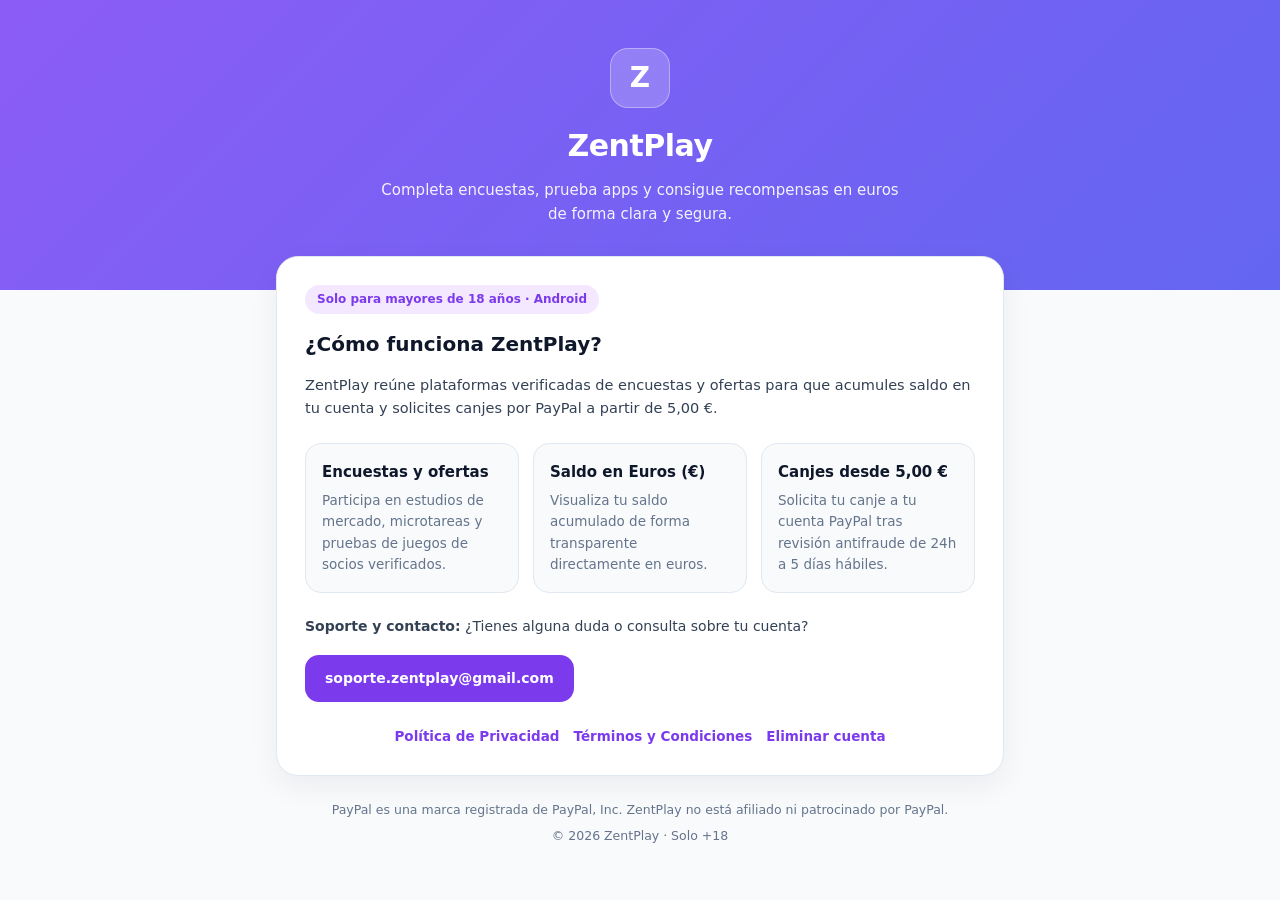
<file: index.html>
<!doctype html>
<html lang="es">
<head>
  <meta charset="UTF-8" />
  <meta name="viewport" content="width=device-width, initial-scale=1.0" />
  <title>ZentPlay — Encuestas, juegos y recompensas</title>
  <link rel="stylesheet" href="style.css" />
</head>
<body>
  <header class="hero">
    <div class="logo">Z</div>
    <h1>ZentPlay</h1>
    <p>Completa encuestas, prueba apps y consigue recompensas en euros de forma clara y segura.</p>
  </header>

  <main class="container">
    <section class="card">
      <span class="badge">Solo para mayores de 18 años · Android</span>
      <h2>¿Cómo funciona ZentPlay?</h2>
      <p style="font-size: 14.5px; color: #334155;">
        ZentPlay reúne plataformas verificadas de encuestas y ofertas para que acumules saldo en tu cuenta
        y solicites canjes por PayPal a partir de 5,00 €.
      </p>

      <div class="grid">
        <div class="box">
          <h3>Encuestas y ofertas</h3>
          <p>Participa en estudios de mercado, microtareas y pruebas de juegos de socios verificados.</p>
        </div>
        <div class="box">
          <h3>Saldo en Euros (€)</h3>
          <p>Visualiza tu saldo acumulado de forma transparente directamente en euros.</p>
        </div>
        <div class="box">
          <h3>Canjes desde 5,00 €</h3>
          <p>Solicita tu canje a tu cuenta PayPal tras revisión antifraude de 24h a 5 días hábiles.</p>
        </div>
      </div>

      <p style="font-size: 14px; color: #334155; margin-bottom: 10px;">
        <strong>Soporte y contacto:</strong> ¿Tienes alguna duda o consulta sobre tu cuenta?
      </p>
      <a class="btn" href="mailto:soporte.zentplay@gmail.com">soporte.zentplay@gmail.com</a>

      <div class="nav-links">
        <a href="privacy.html">Política de Privacidad</a>
        <a href="terms.html">Términos y Condiciones</a>
        <a href="delete-account.html">Eliminar cuenta</a>
      </div>
    </section>

    <footer>
      <p>PayPal es una marca registrada de PayPal, Inc. ZentPlay no está afiliado ni patrocinado por PayPal.</p>
      <p style="margin-top: 6px;">© 2026 ZentPlay · Solo +18</p>
    </footer>
  </main>
</body>
</html>
</file>
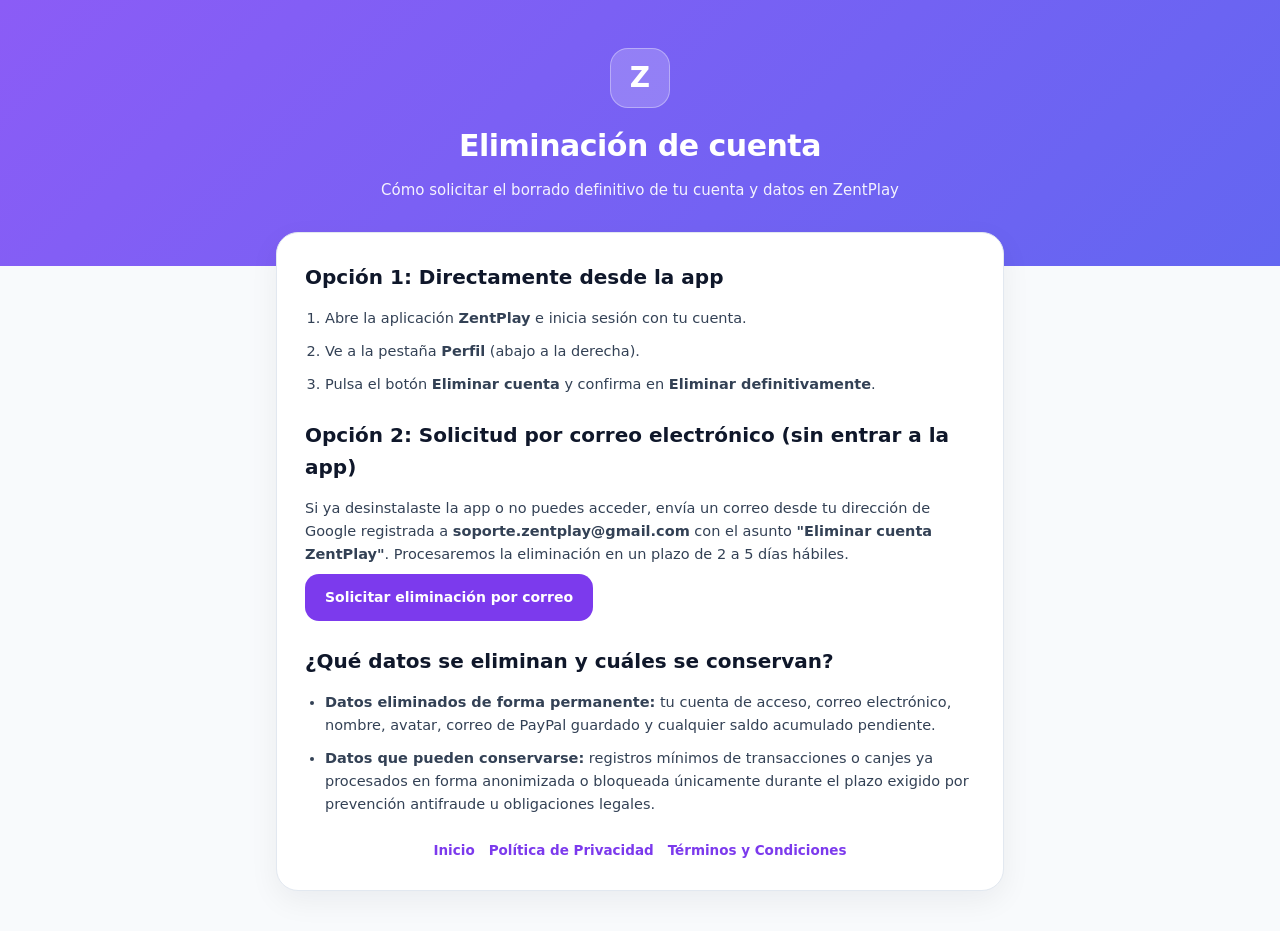
<file: delete-account.html>
<!doctype html>
<html lang="es">
<head>
  <meta charset="UTF-8" />
  <meta name="viewport" content="width=device-width, initial-scale=1.0" />
  <title>Eliminar cuenta — ZentPlay</title>
  <link rel="stylesheet" href="style.css" />
</head>
<body>
  <header class="hero">
    <div class="logo">Z</div>
    <h1>Eliminación de cuenta</h1>
    <p>Cómo solicitar el borrado definitivo de tu cuenta y datos en ZentPlay</p>
  </header>

  <main class="container">
    <section class="card">
      <h2>Opción 1: Directamente desde la app</h2>
      <ol>
        <li>Abre la aplicación <strong>ZentPlay</strong> e inicia sesión con tu cuenta.</li>
        <li>Ve a la pestaña <strong>Perfil</strong> (abajo a la derecha).</li>
        <li>Pulsa el botón <strong>Eliminar cuenta</strong> y confirma en <strong>Eliminar definitivamente</strong>.</li>
      </ol>

      <h2 style="margin-top: 22px;">Opción 2: Solicitud por correo electrónico (sin entrar a la app)</h2>
      <p style="font-size: 14.5px; color: #334155;">
        Si ya desinstalaste la app o no puedes acceder, envía un correo desde tu dirección de Google registrada a
        <strong>soporte.zentplay@gmail.com</strong> con el asunto <strong>"Eliminar cuenta ZentPlay"</strong>.
        Procesaremos la eliminación en un plazo de 2 a 5 días hábiles.
      </p>
      <a class="btn" href="mailto:soporte.zentplay@gmail.com?subject=Eliminar%20cuenta%20ZentPlay">
        Solicitar eliminación por correo
      </a>

      <h2 style="margin-top: 24px;">¿Qué datos se eliminan y cuáles se conservan?</h2>
      <ul>
        <li><strong>Datos eliminados de forma permanente:</strong> tu cuenta de acceso, correo electrónico, nombre, avatar, correo de PayPal guardado y cualquier saldo acumulado pendiente.</li>
        <li><strong>Datos que pueden conservarse:</strong> registros mínimos de transacciones o canjes ya procesados en forma anonimizada o bloqueada únicamente durante el plazo exigido por prevención antifraude u obligaciones legales.</li>
      </ul>

      <div class="nav-links">
        <a href="index.html">Inicio</a>
        <a href="privacy.html">Política de Privacidad</a>
        <a href="terms.html">Términos y Condiciones</a>
      </div>
    </section>
  </main>
</body>
</html>
</file>
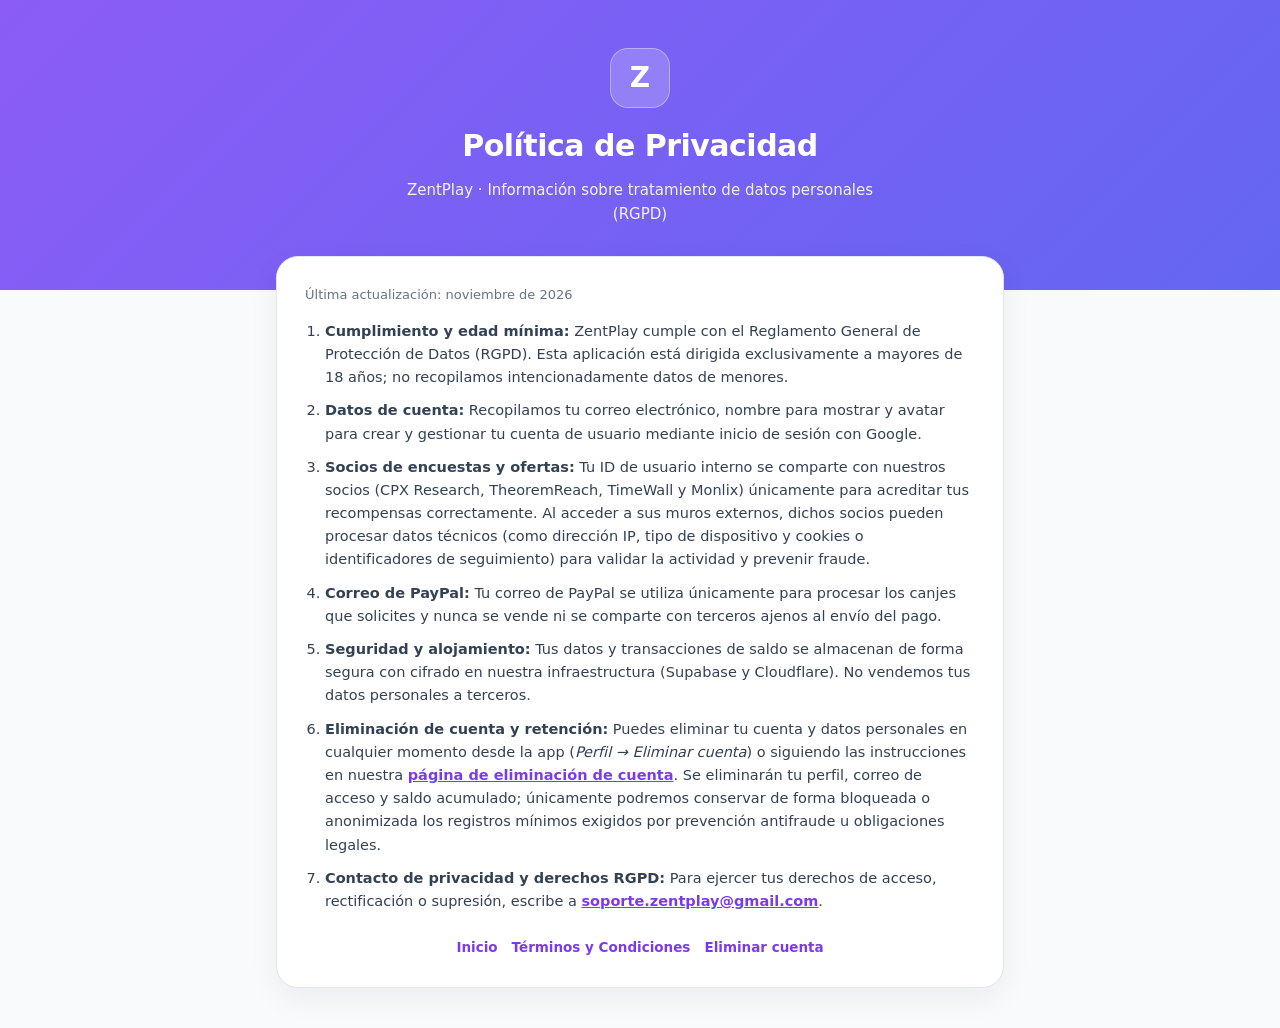
<file: privacy.html>
<!doctype html>
<html lang="es">
<head>
  <meta charset="UTF-8" />
  <meta name="viewport" content="width=device-width, initial-scale=1.0" />
  <title>Política de Privacidad — ZentPlay</title>
  <link rel="stylesheet" href="style.css" />
</head>
<body>
  <header class="hero">
    <div class="logo">Z</div>
    <h1>Política de Privacidad</h1>
    <p>ZentPlay · Información sobre tratamiento de datos personales (RGPD)</p>
  </header>

  <main class="container">
    <section class="card">
      <p class="note" style="margin-top: 0; margin-bottom: 14px;">Última actualización: noviembre de 2026</p>
      <ol>
        <li><strong>Cumplimiento y edad mínima:</strong> ZentPlay cumple con el Reglamento General de Protección de Datos (RGPD). Esta aplicación está dirigida exclusivamente a mayores de 18 años; no recopilamos intencionadamente datos de menores.</li>
        <li><strong>Datos de cuenta:</strong> Recopilamos tu correo electrónico, nombre para mostrar y avatar para crear y gestionar tu cuenta de usuario mediante inicio de sesión con Google.</li>
        <li><strong>Socios de encuestas y ofertas:</strong> Tu ID de usuario interno se comparte con nuestros socios (CPX Research, TheoremReach, TimeWall y Monlix) únicamente para acreditar tus recompensas correctamente. Al acceder a sus muros externos, dichos socios pueden procesar datos técnicos (como dirección IP, tipo de dispositivo y cookies o identificadores de seguimiento) para validar la actividad y prevenir fraude.</li>
        <li><strong>Correo de PayPal:</strong> Tu correo de PayPal se utiliza únicamente para procesar los canjes que solicites y nunca se vende ni se comparte con terceros ajenos al envío del pago.</li>
        <li><strong>Seguridad y alojamiento:</strong> Tus datos y transacciones de saldo se almacenan de forma segura con cifrado en nuestra infraestructura (Supabase y Cloudflare). No vendemos tus datos personales a terceros.</li>
        <li><strong>Eliminación de cuenta y retención:</strong> Puedes eliminar tu cuenta y datos personales en cualquier momento desde la app (<em>Perfil → Eliminar cuenta</em>) o siguiendo las instrucciones en nuestra <a href="delete-account.html" style="color: #7c3aed; font-weight: 600;">página de eliminación de cuenta</a>. Se eliminarán tu perfil, correo de acceso y saldo acumulado; únicamente podremos conservar de forma bloqueada o anonimizada los registros mínimos exigidos por prevención antifraude u obligaciones legales.</li>
        <li><strong>Contacto de privacidad y derechos RGPD:</strong> Para ejercer tus derechos de acceso, rectificación o supresión, escribe a <a href="mailto:soporte.zentplay@gmail.com" style="color: #7c3aed; font-weight: 600;">soporte.zentplay@gmail.com</a>.</li>
      </ol>

      <div class="nav-links">
        <a href="index.html">Inicio</a>
        <a href="terms.html">Términos y Condiciones</a>
        <a href="delete-account.html">Eliminar cuenta</a>
      </div>
    </section>
  </main>
</body>
</html>
</file>
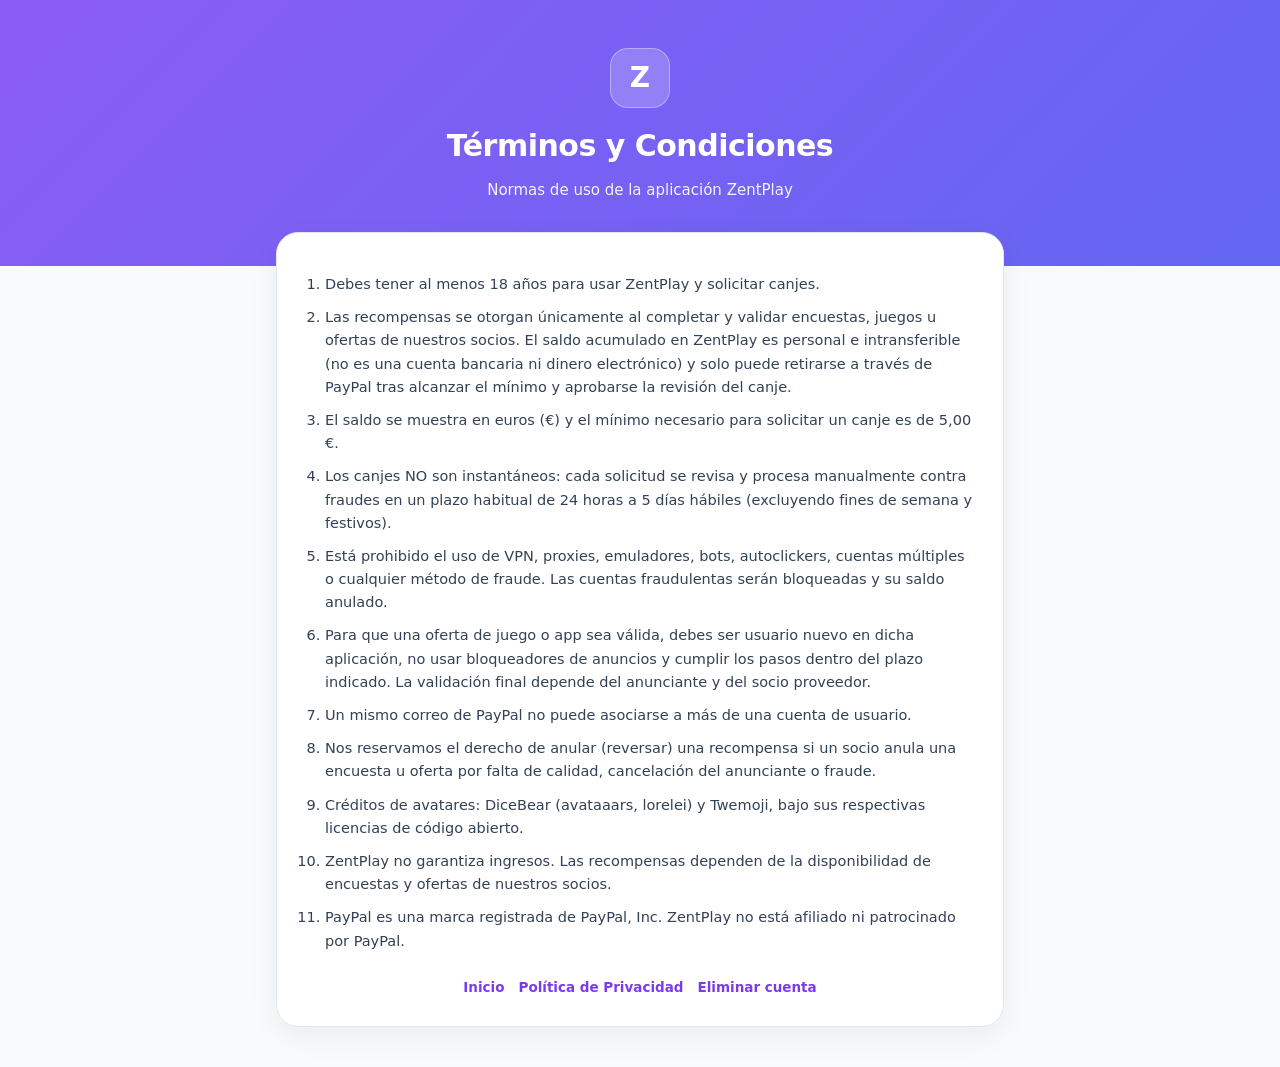
<file: terms.html>
<!doctype html>
<html lang="es">
<head>
  <meta charset="UTF-8" />
  <meta name="viewport" content="width=device-width, initial-scale=1.0" />
  <title>Términos y Condiciones — ZentPlay</title>
  <link rel="stylesheet" href="style.css" />
</head>
<body>
  <header class="hero">
    <div class="logo">Z</div>
    <h1>Términos y Condiciones</h1>
    <p>Normas de uso de la aplicación ZentPlay</p>
  </header>

  <main class="container">
    <section class="card">
      <ol>
        <li>Debes tener al menos 18 años para usar ZentPlay y solicitar canjes.</li>
        <li>Las recompensas se otorgan únicamente al completar y validar encuestas, juegos u ofertas de nuestros socios. El saldo acumulado en ZentPlay es personal e intransferible (no es una cuenta bancaria ni dinero electrónico) y solo puede retirarse a través de PayPal tras alcanzar el mínimo y aprobarse la revisión del canje.</li>
        <li>El saldo se muestra en euros (€) y el mínimo necesario para solicitar un canje es de 5,00 €.</li>
        <li>Los canjes NO son instantáneos: cada solicitud se revisa y procesa manualmente contra fraudes en un plazo habitual de 24 horas a 5 días hábiles (excluyendo fines de semana y festivos).</li>
        <li>Está prohibido el uso de VPN, proxies, emuladores, bots, autoclickers, cuentas múltiples o cualquier método de fraude. Las cuentas fraudulentas serán bloqueadas y su saldo anulado.</li>
        <li>Para que una oferta de juego o app sea válida, debes ser usuario nuevo en dicha aplicación, no usar bloqueadores de anuncios y cumplir los pasos dentro del plazo indicado. La validación final depende del anunciante y del socio proveedor.</li>
        <li>Un mismo correo de PayPal no puede asociarse a más de una cuenta de usuario.</li>
        <li>Nos reservamos el derecho de anular (reversar) una recompensa si un socio anula una encuesta u oferta por falta de calidad, cancelación del anunciante o fraude.</li>
        <li>Créditos de avatares: DiceBear (avataaars, lorelei) y Twemoji, bajo sus respectivas licencias de código abierto.</li>
        <li>ZentPlay no garantiza ingresos. Las recompensas dependen de la disponibilidad de encuestas y ofertas de nuestros socios.</li>
        <li>PayPal es una marca registrada de PayPal, Inc. ZentPlay no está afiliado ni patrocinado por PayPal.</li>
      </ol>

      <div class="nav-links">
        <a href="index.html">Inicio</a>
        <a href="privacy.html">Política de Privacidad</a>
        <a href="delete-account.html">Eliminar cuenta</a>
      </div>
    </section>
  </main>
</body>
</html>
</file>
<file: style.css>
:root {
  --bg: #f8fafc;
  --card: #ffffff;
  --text: #0f172a;
  --muted: #64748b;
  --border: #e2e8f0;
  --primary: #7c3aed;
  --primary-soft: #f3e8ff;
}

* { box-sizing: border-box; margin: 0; padding: 0; }

body {
  font-family: system-ui, -apple-system, 'Segoe UI', Roboto, sans-serif;
  background: var(--bg);
  color: var(--text);
  line-height: 1.6;
}

.hero {
  background: linear-gradient(135deg, #8b5cf6, #6366f1);
  color: #fff;
  padding: 48px 20px 64px;
  text-align: center;
}

.logo {
  width: 60px;
  height: 60px;
  margin: 0 auto 14px;
  border-radius: 18px;
  background: rgba(255, 255, 255, 0.2);
  border: 1px solid rgba(255, 255, 255, 0.35);
  display: flex;
  align-items: center;
  justify-content: center;
  font-size: 28px;
  font-weight: 800;
}

.hero h1 { font-size: 30px; font-weight: 800; letter-spacing: -0.5px; }
.hero p { max-width: 520px; margin: 8px auto 0; opacity: 0.92; font-size: 15px; }

.container {
  max-width: 760px;
  margin: -34px auto 40px;
  padding: 0 16px;
}

.card {
  background: var(--card);
  border: 1px solid var(--border);
  border-radius: 22px;
  padding: 28px;
  box-shadow: 0 10px 30px rgba(15, 23, 42, 0.06);
}

.grid {
  display: grid;
  grid-template-columns: repeat(auto-fit, minmax(200px, 1fr));
  gap: 14px;
  margin: 22px 0;
}

.box {
  background: #f8fafc;
  border: 1px solid var(--border);
  border-radius: 16px;
  padding: 16px;
}

.box h3 { font-size: 15px; margin-bottom: 6px; color: var(--text); }
.box p { font-size: 13.5px; color: var(--muted); }

.badge {
  display: inline-block;
  background: var(--primary-soft);
  color: var(--primary);
  font-weight: 700;
  font-size: 12px;
  padding: 5px 12px;
  border-radius: 999px;
  margin-bottom: 14px;
}

.btn {
  display: inline-block;
  background: var(--primary);
  color: #fff;
  text-decoration: none;
  font-weight: 700;
  font-size: 14px;
  padding: 12px 20px;
  border-radius: 14px;
  margin-top: 8px;
}

h2 { font-size: 20px; margin-bottom: 14px; }
ul, ol { padding-left: 20px; margin: 12px 0; }
li { margin-bottom: 10px; font-size: 14.5px; color: #334155; }
p.note { font-size: 13px; color: var(--muted); margin-top: 14px; }

.nav-links {
  display: flex;
  flex-wrap: wrap;
  justify-content: center;
  gap: 14px;
  margin-top: 24px;
  font-size: 13.5px;
}

.nav-links a {
  color: var(--primary);
  text-decoration: none;
  font-weight: 600;
}

.nav-links a:hover { text-decoration: underline; }

footer {
  text-align: center;
  font-size: 12.5px;
  color: var(--muted);
  margin-top: 24px;
  padding: 0 12px;
}
</file>
